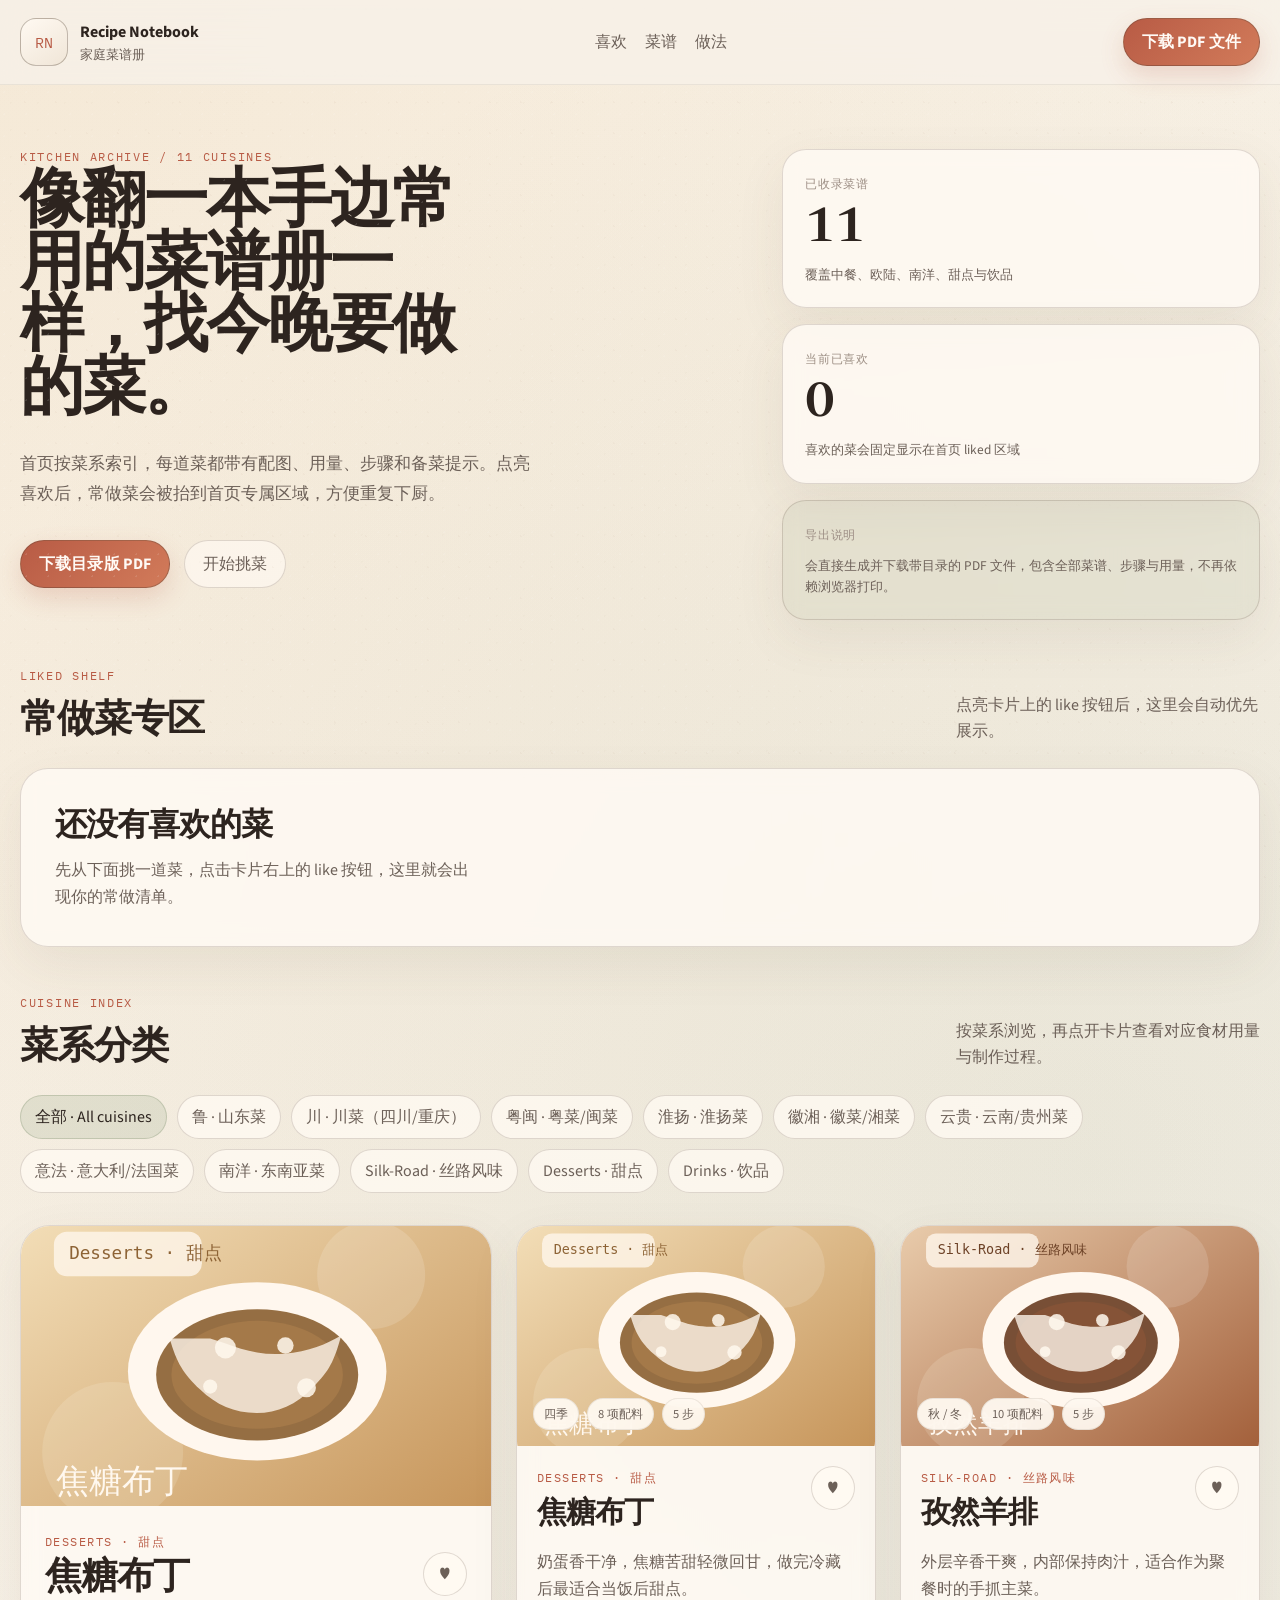
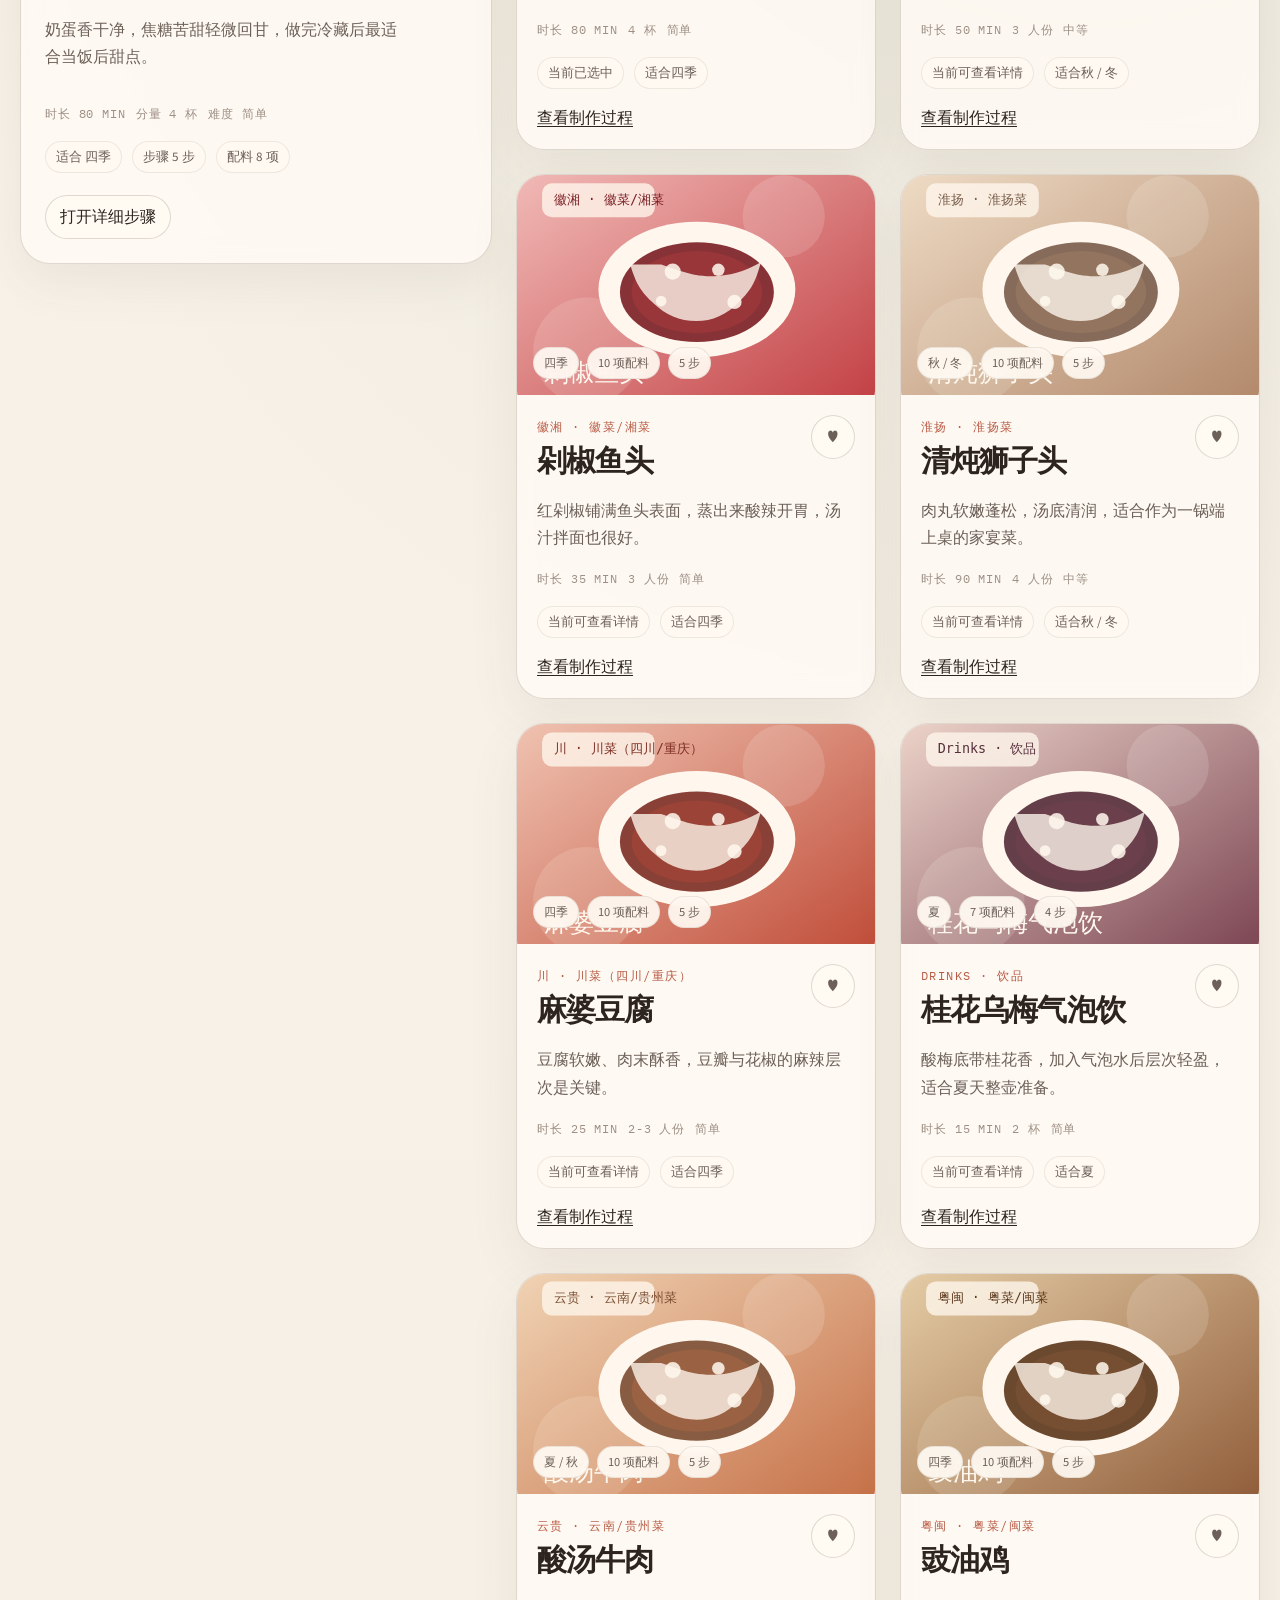
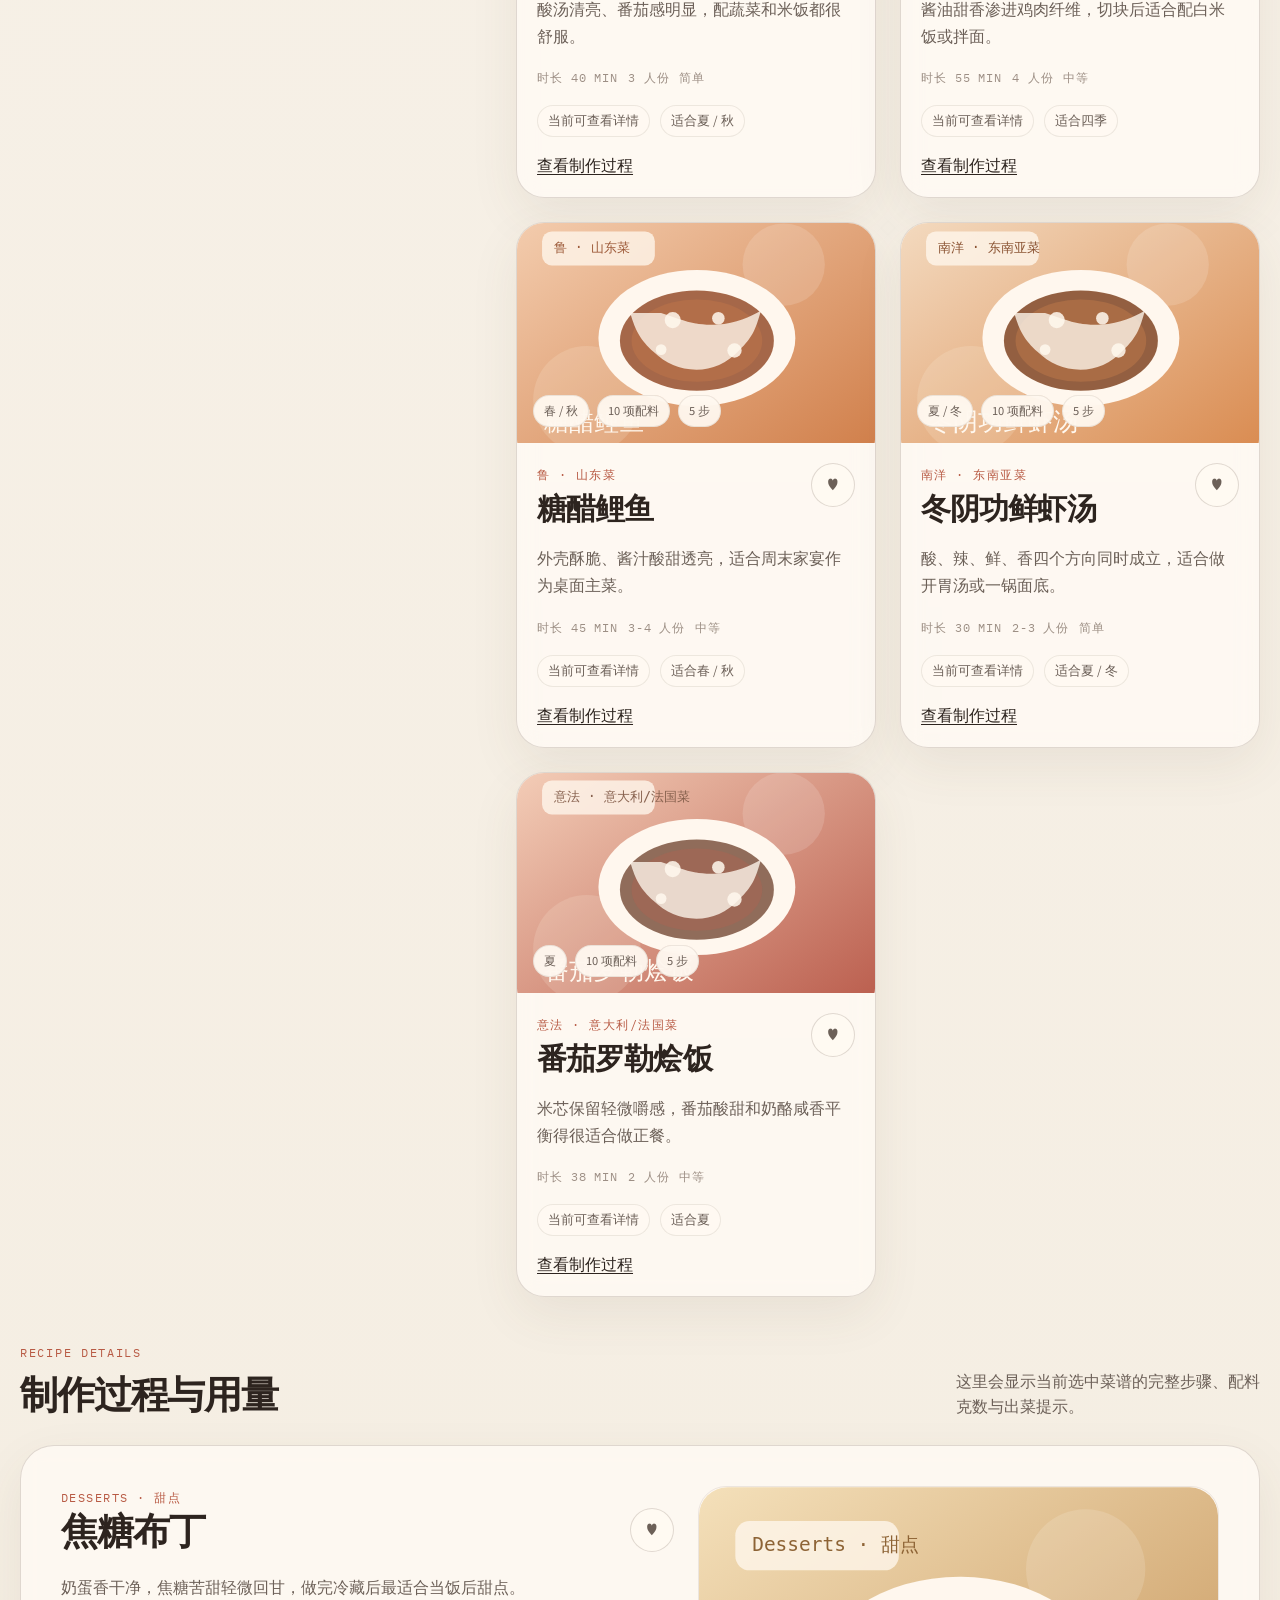
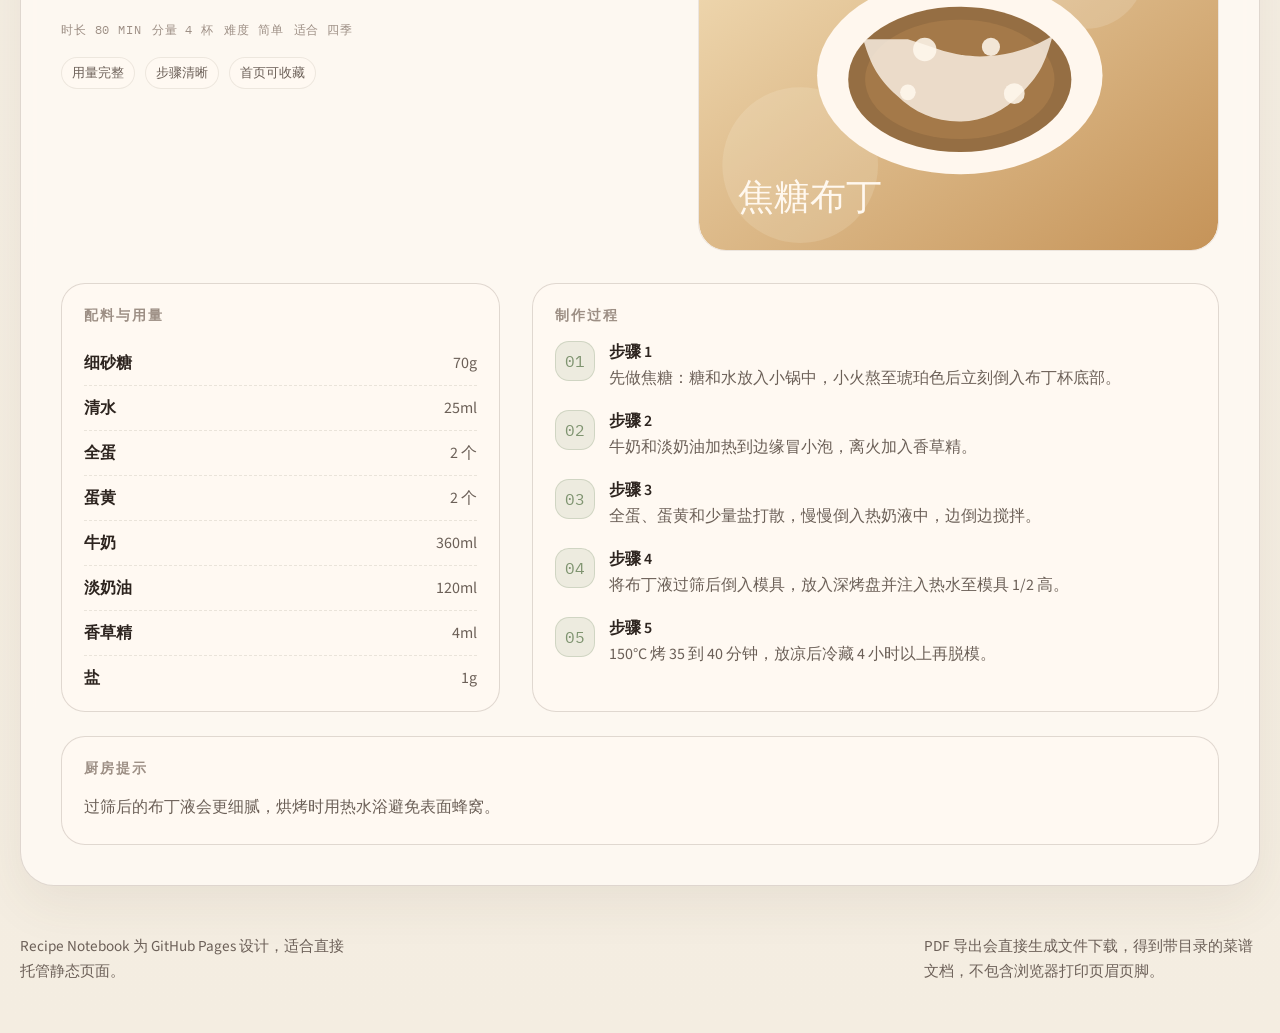
<file: index.html>
<!DOCTYPE html>
<html lang="zh-CN">
  <head>
    <meta charset="UTF-8" />
    <meta name="viewport" content="width=device-width, initial-scale=1.0" />
    <title>Recipe Notebook | 家庭菜谱册</title>
    <meta
      name="description"
      content="按菜系整理的家庭菜谱册，支持收藏常做菜，并可一键导出带目录的 PDF 菜谱。"
    />
    <link rel="preconnect" href="https://fonts.googleapis.com" />
    <link rel="preconnect" href="https://fonts.gstatic.com" crossorigin />
    <link
      href="https://fonts.googleapis.com/css2?family=IBM+Plex+Mono:wght@400;500&family=Newsreader:opsz,wght@6..72,400;500;600;700&family=Source+Sans+3:wght@400;500;600;700&display=swap"
      rel="stylesheet"
    />
    <link rel="stylesheet" href="./styles.css?v=20260312c" />
  </head>
  <body>
    <div class="grain" aria-hidden="true"></div>
    <header class="topbar">
      <div class="topbar__inner shell">
        <a class="brand" href="#home" aria-label="Recipe Notebook 首页">
          <span class="brand__mark">RN</span>
          <span class="brand__text">
            <strong>Recipe Notebook</strong>
            <small>家庭菜谱册</small>
          </span>
        </a>
        <nav class="topbar__nav" aria-label="主导航">
          <a href="#liked">喜欢</a>
          <a href="#catalog">菜谱</a>
          <a href="#details">做法</a>
        </nav>
        <button class="export-button" id="exportPdfButton" type="button">
          下载 PDF 文件
        </button>
      </div>
    </header>

    <main id="home">
      <section class="hero shell">
        <div class="hero__intro">
          <p class="eyebrow">Kitchen archive / 11 cuisines</p>
          <h1>像翻一本手边常用的菜谱册一样，找今晚要做的菜。</h1>
          <p class="hero__body">
            首页按菜系索引，每道菜都带有配图、用量、步骤和备菜提示。点亮喜欢后，常做菜会被抬到首页专属区域，方便重复下厨。
          </p>
          <div class="hero__actions">
            <button class="hero__primary" id="heroExportButton" type="button">
              下载目录版 PDF
            </button>
            <a class="hero__secondary" href="#catalog">开始挑菜</a>
          </div>
        </div>
        <aside class="hero__board" aria-label="概览">
          <div class="board-card">
            <span>已收录菜谱</span>
            <strong id="recipeCount">11</strong>
            <small>覆盖中餐、欧陆、南洋、甜点与饮品</small>
          </div>
          <div class="board-card">
            <span>当前已喜欢</span>
            <strong id="likedCount">0</strong>
            <small>喜欢的菜会固定显示在首页 liked 区域</small>
          </div>
          <div class="board-card board-card--note">
            <span>导出说明</span>
            <small>
              会直接生成并下载带目录的 PDF 文件，包含全部菜谱、步骤与用量，不再依赖浏览器打印。
            </small>
          </div>
        </aside>
      </section>

      <section class="liked shell" id="liked">
        <div class="section-heading">
          <div>
            <p class="eyebrow">Liked shelf</p>
            <h2>常做菜专区</h2>
          </div>
          <p class="section-heading__note">
            点亮卡片上的 like 按钮后，这里会自动优先展示。
          </p>
        </div>
        <div class="liked__grid" id="likedGrid" aria-live="polite"></div>
      </section>

      <section class="catalog shell" id="catalog">
        <div class="section-heading">
          <div>
            <p class="eyebrow">Cuisine index</p>
            <h2>菜系分类</h2>
          </div>
          <p class="section-heading__note">
            按菜系浏览，再点开卡片查看对应食材用量与制作过程。
          </p>
        </div>

        <div class="filters" id="categoryFilters" aria-label="菜系筛选"></div>

        <div class="catalog__layout">
          <div class="catalog__spotlight" id="spotlightCard"></div>
          <div class="catalog__grid" id="recipeGrid" aria-live="polite"></div>
        </div>
      </section>

      <section class="details shell" id="details">
        <div class="section-heading">
          <div>
            <p class="eyebrow">Recipe details</p>
            <h2>制作过程与用量</h2>
          </div>
          <p class="section-heading__note">
            这里会显示当前选中菜谱的完整步骤、配料克数与出菜提示。
          </p>
        </div>
        <article class="recipe-sheet" id="recipeSheet" aria-live="polite"></article>
      </section>
    </main>

    <footer class="footer shell">
      <p>Recipe Notebook 为 GitHub Pages 设计，适合直接托管静态页面。</p>
      <p>
        PDF 导出会直接生成文件下载，得到带目录的菜谱文档，不包含浏览器打印页眉页脚。
      </p>
    </footer>

    <template id="emptyLikedTemplate">
      <div class="empty-state">
        <h3>还没有喜欢的菜</h3>
        <p>先从下面挑一道菜，点击卡片右上的 like 按钮，这里就会出现你的常做清单。</p>
      </div>
    </template>

    <script src="./recipe-data.js?v=20260312e"></script>
    <script src="./vendor/pdf-lib.min.js?v=20260312e"></script>
    <script src="./vendor/fontkit.umd.min.js?v=20260312e"></script>
    <script src="./script.js?v=20260312e"></script>
  </body>
</html>
</file>
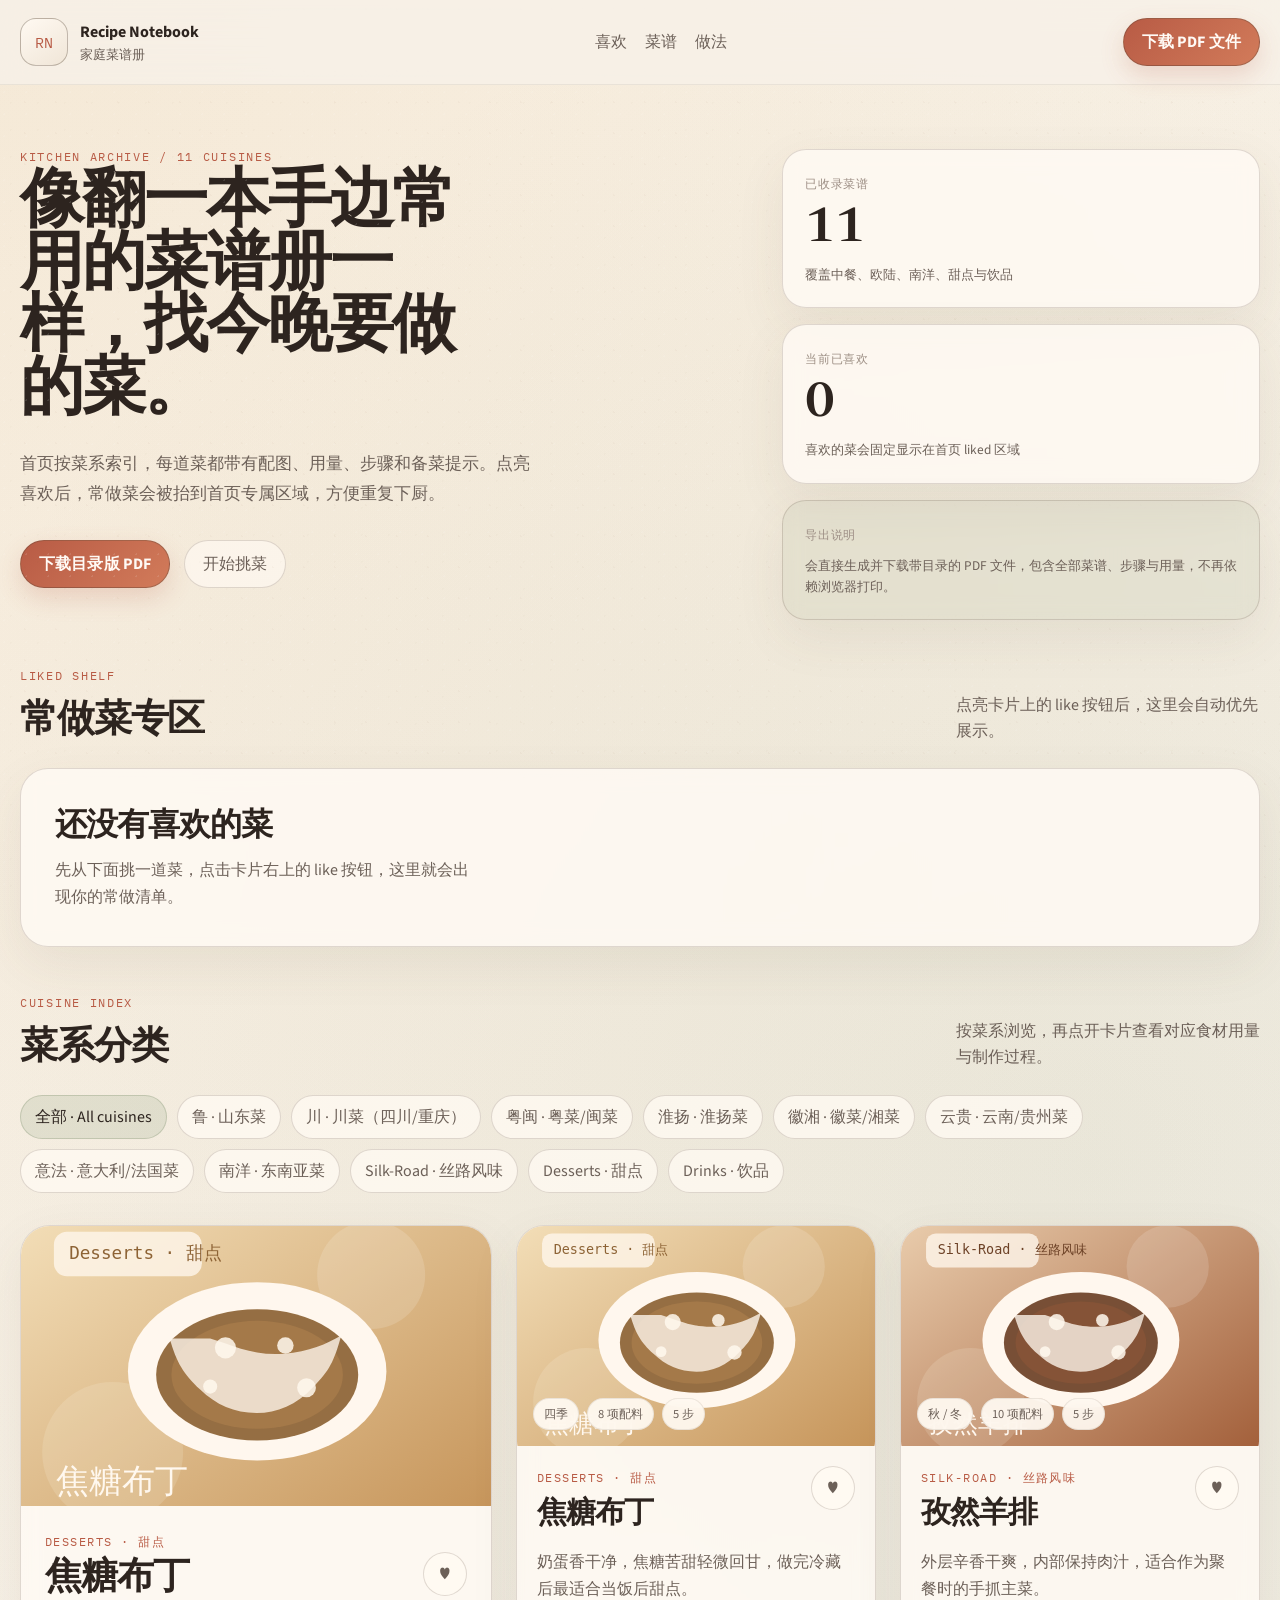
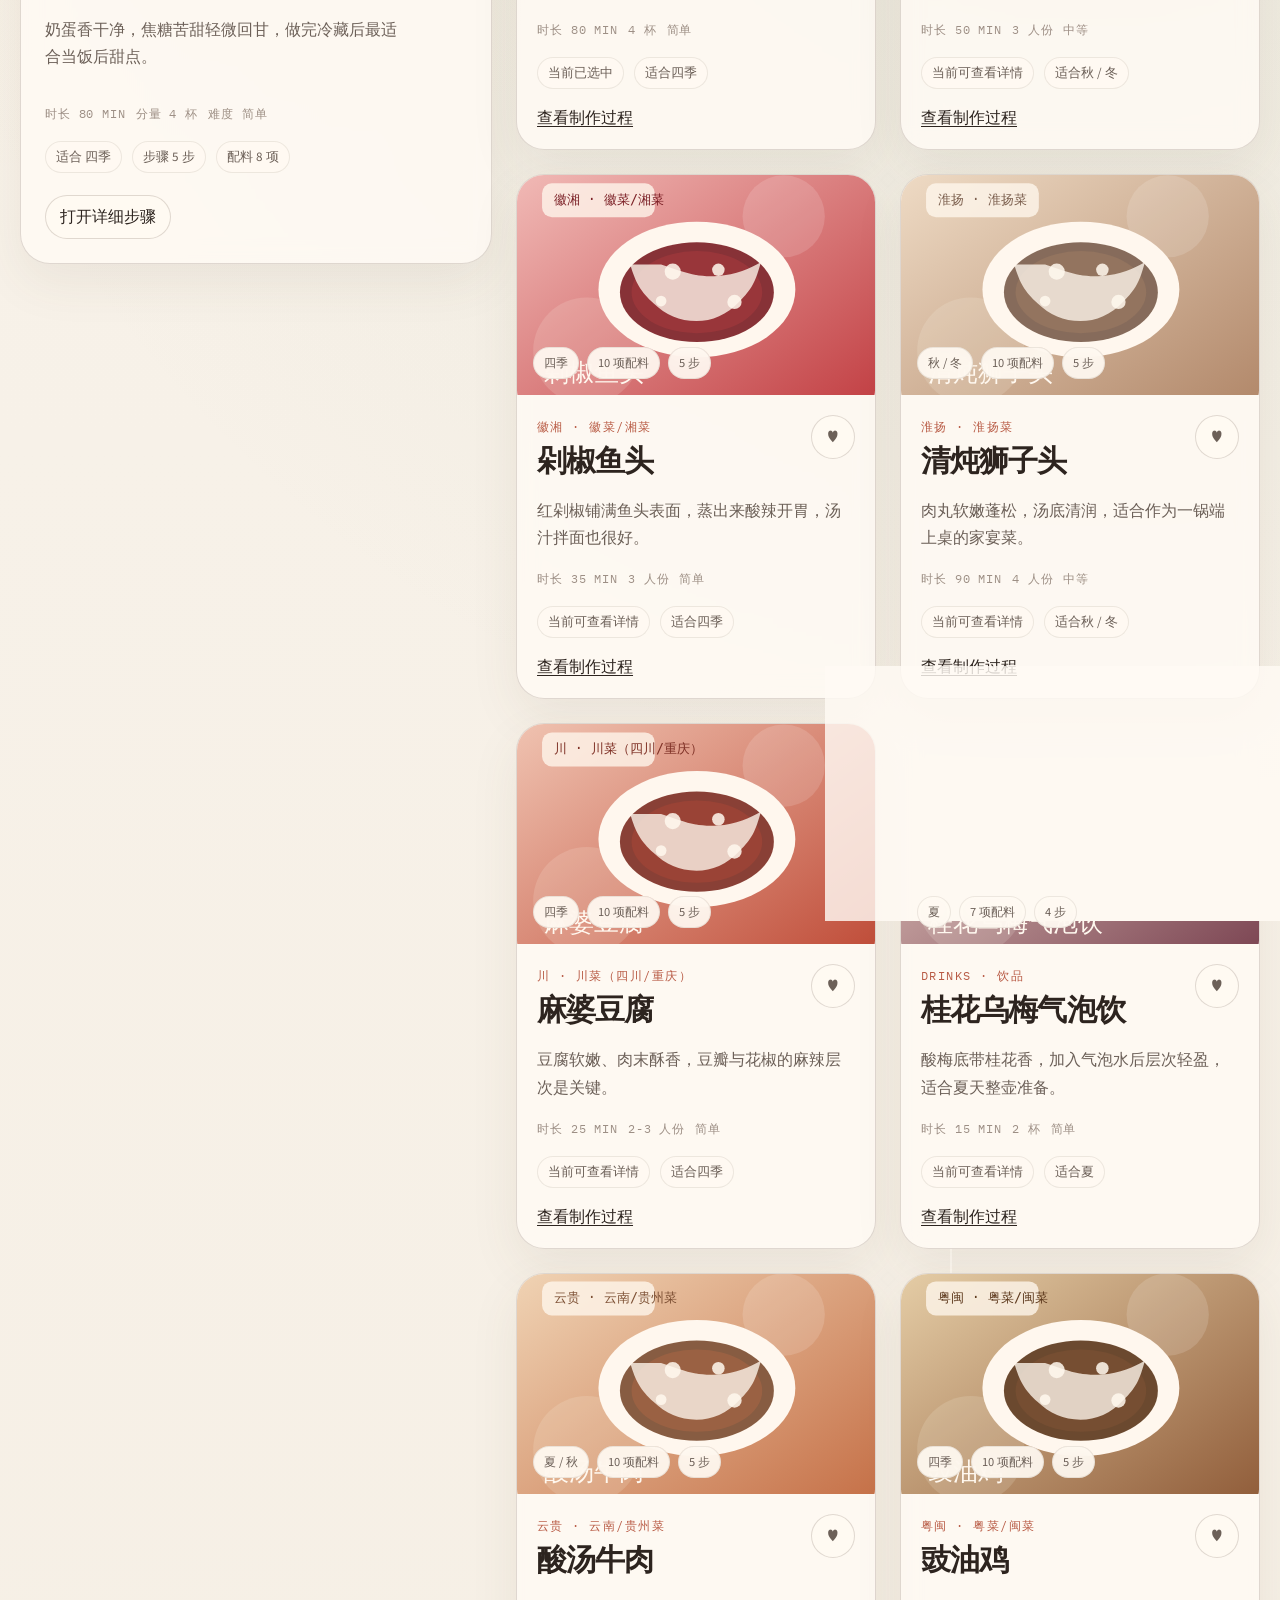
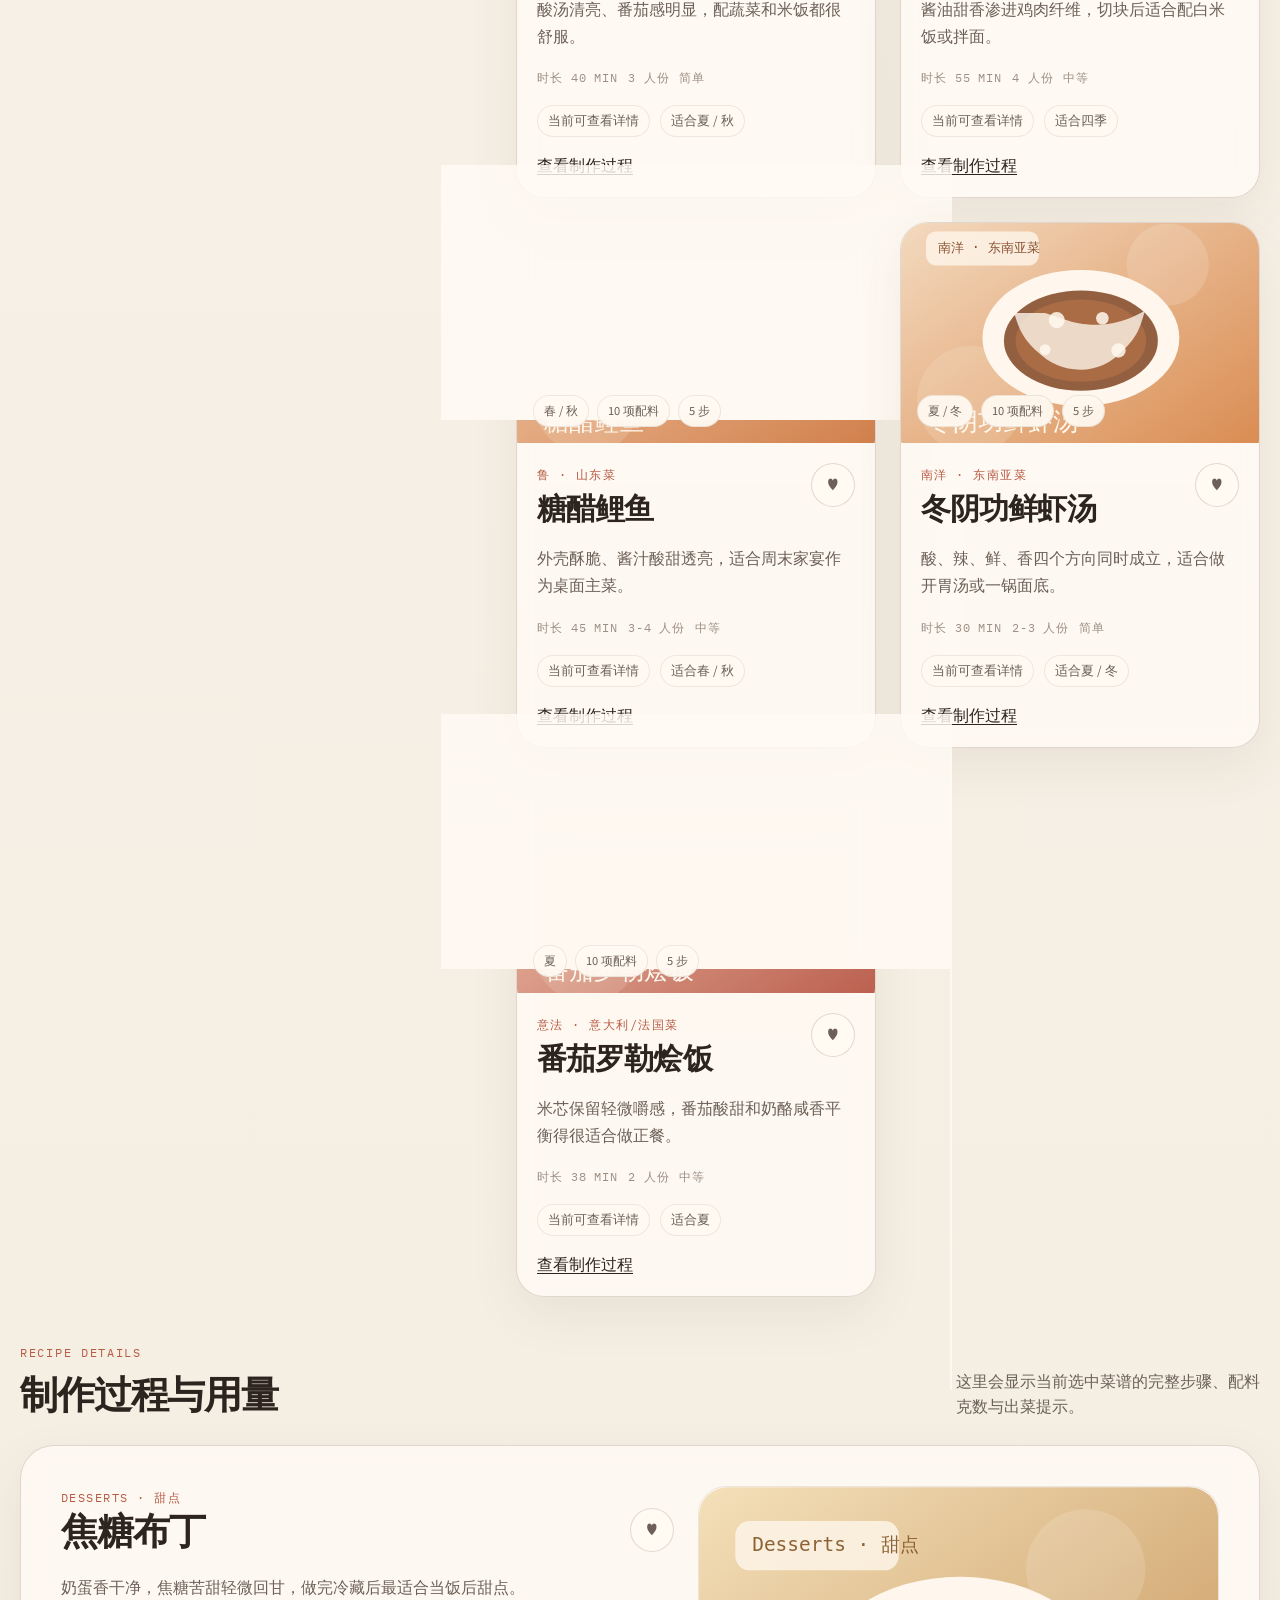
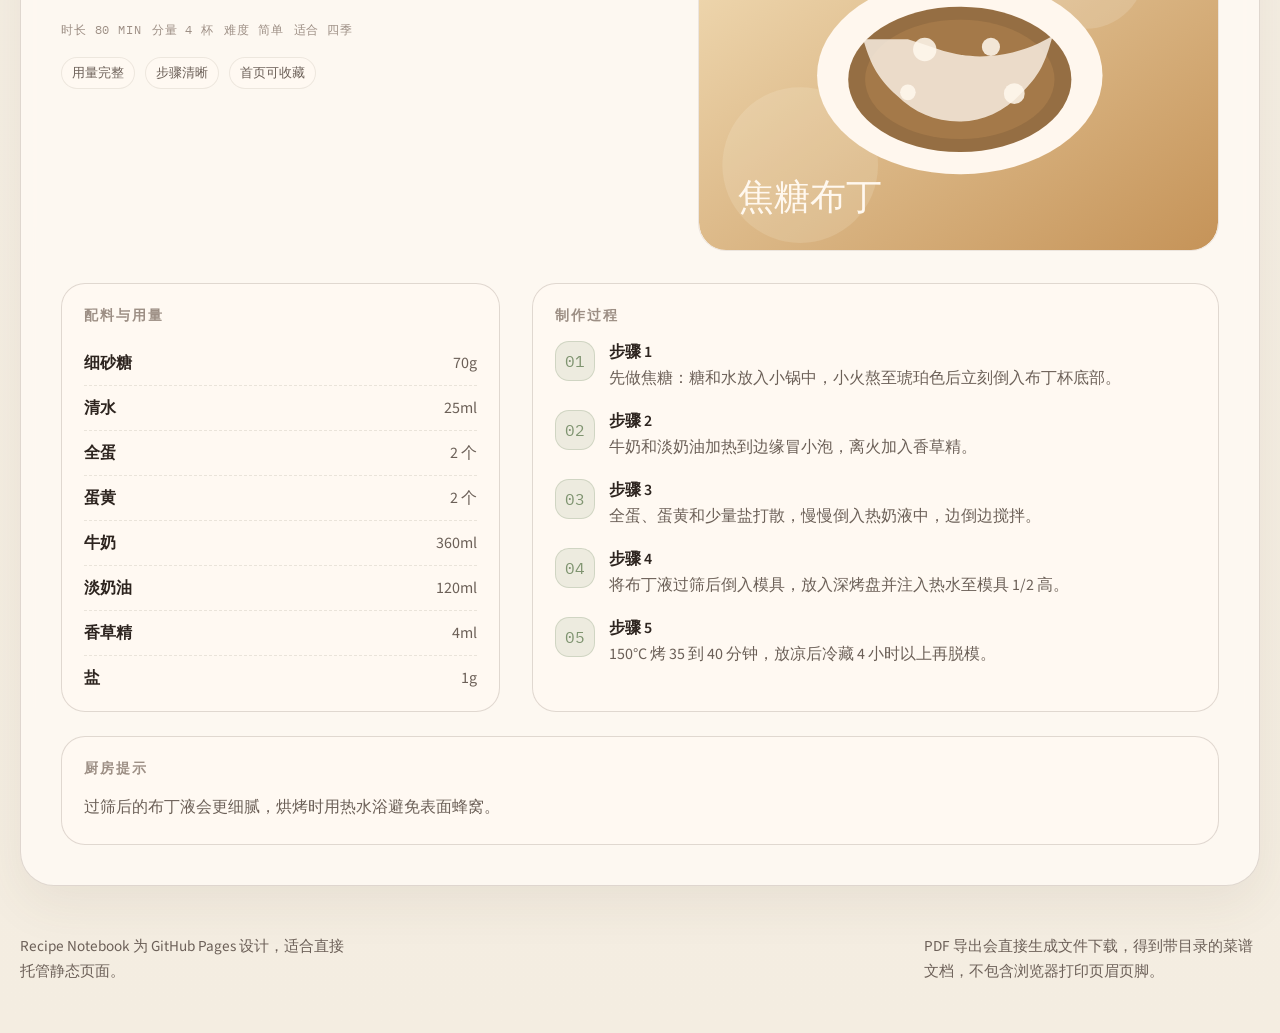
<file: print.html>
<!DOCTYPE html>
<html lang="zh-CN">
  <head>
    <meta charset="UTF-8" />
    <meta name="viewport" content="width=device-width, initial-scale=1.0" />
    <title>Recipe Notebook</title>
    <meta http-equiv="refresh" content="0; url=./" />
    <script>
      window.location.replace("./");
    </script>
  </head>
  <body>
    <p>正在返回首页… 如果没有自动跳转，请<a href="./">点击这里</a>。</p>
  </body>
</html>
</file>
<file: styles.css>
:root {
  color-scheme: light;
  --paper: #f7f1e8;
  --paper-deep: #efe5d6;
  --card: rgba(255, 251, 245, 0.82);
  --pin: #fffaf2;
  --ink: #2d241f;
  --ink-soft: #6c6058;
  --ink-faint: #9d8f85;
  --line: rgba(82, 64, 51, 0.18);
  --line-strong: rgba(82, 64, 51, 0.34);
  --sage: #7f9470;
  --tomato: #b85b45;
  --broth: #c28a57;
  --berry: #8f3d4e;
  --sun: #d7a75b;
  --shadow: 0 18px 50px rgba(94, 73, 52, 0.08);
  --radius-sm: 14px;
  --radius-md: 24px;
  --radius-lg: 36px;
  --space-1: 8px;
  --space-2: 16px;
  --space-3: 24px;
  --space-4: 32px;
  --space-5: 48px;
  --space-6: 64px;
  --max-shell: 1240px;
}

* {
  box-sizing: border-box;
}

html {
  scroll-behavior: smooth;
}

body {
  margin: 0;
  font-family: "Source Sans 3", sans-serif;
  color: var(--ink);
  background:
    radial-gradient(circle at top left, rgba(215, 167, 91, 0.14), transparent 30%),
    radial-gradient(circle at 85% 20%, rgba(127, 148, 112, 0.12), transparent 26%),
    linear-gradient(180deg, #faf4eb 0%, var(--paper) 35%, #f4ede1 100%);
  min-height: 100vh;
}

img {
  display: block;
  max-width: 100%;
}

button,
a {
  -webkit-tap-highlight-color: transparent;
}

button {
  font: inherit;
}

.grain {
  position: fixed;
  inset: 0;
  pointer-events: none;
  opacity: 0.22;
  background-image:
    radial-gradient(circle at 20% 20%, rgba(255, 255, 255, 0.5) 0 1px, transparent 1px),
    radial-gradient(circle at 80% 30%, rgba(130, 96, 59, 0.14) 0 1px, transparent 1px),
    radial-gradient(circle at 40% 80%, rgba(130, 96, 59, 0.09) 0 1px, transparent 1px);
  background-size: 22px 22px, 31px 31px, 27px 27px;
}

.shell {
  width: min(calc(100% - 32px), var(--max-shell));
  margin: 0 auto;
}

.topbar {
  position: sticky;
  top: 0;
  z-index: 50;
  backdrop-filter: blur(18px);
  background: rgba(247, 241, 232, 0.82);
  border-bottom: 1px solid rgba(82, 64, 51, 0.08);
}

.topbar__inner {
  display: flex;
  align-items: center;
  justify-content: space-between;
  gap: var(--space-2);
  min-height: 84px;
}

.brand {
  display: inline-flex;
  align-items: center;
  gap: 12px;
  text-decoration: none;
  color: inherit;
}

.brand__mark {
  display: inline-grid;
  place-items: center;
  width: 48px;
  height: 48px;
  border-radius: 16px;
  border: 1px solid var(--line-strong);
  background: linear-gradient(145deg, rgba(255, 250, 242, 0.95), rgba(239, 229, 214, 0.95));
  font-family: "IBM Plex Mono", monospace;
  font-size: 0.95rem;
  color: var(--tomato);
}

.brand__text {
  display: grid;
  gap: 2px;
}

.brand__text strong {
  font-size: 1rem;
  font-weight: 700;
}

.brand__text small {
  color: var(--ink-soft);
  font-size: 0.84rem;
}

.topbar__nav {
  display: inline-flex;
  align-items: center;
  gap: 18px;
}

.topbar__nav a,
.hero__secondary {
  color: var(--ink-soft);
  text-decoration: none;
  transition: color 180ms ease, border-color 180ms ease, background-color 180ms ease;
}

.topbar__nav a:hover,
.topbar__nav a:focus-visible,
.hero__secondary:hover,
.hero__secondary:focus-visible {
  color: var(--ink);
}

.export-button,
.hero__primary,
.hero__secondary,
.filter-chip,
.recipe-card__like,
.spotlight__like,
.sheet__like {
  cursor: pointer;
}

.export-button,
.hero__primary {
  border: 1px solid var(--line-strong);
  background: linear-gradient(135deg, var(--tomato), #d27b5a);
  color: #fffaf5;
  padding: 12px 18px;
  border-radius: 999px;
  font-weight: 700;
  letter-spacing: 0.01em;
  transition: transform 180ms ease, box-shadow 180ms ease, opacity 180ms ease;
  box-shadow: 0 10px 24px rgba(184, 91, 69, 0.2);
}

.export-button:hover,
.export-button:focus-visible,
.hero__primary:hover,
.hero__primary:focus-visible {
  transform: translateY(-1px);
  opacity: 0.95;
}

.hero__secondary {
  display: inline-flex;
  align-items: center;
  justify-content: center;
  padding: 12px 18px;
  border: 1px solid var(--line);
  border-radius: 999px;
  background: rgba(255, 250, 242, 0.68);
}

.hero {
  display: grid;
  grid-template-columns: 1.45fr 0.95fr;
  gap: var(--space-4);
  padding: var(--space-6) 0 var(--space-5);
}

.eyebrow {
  margin: 0 0 10px;
  color: var(--tomato);
  text-transform: uppercase;
  letter-spacing: 0.14em;
  font-size: 0.76rem;
  font-family: "IBM Plex Mono", monospace;
}

.hero h1,
.section-heading h2,
.empty-state h3,
.sheet__title h3,
.recipe-card h3,
.spotlight h3,
.print-page h1,
.print-section h2,
.print-recipe h3 {
  font-family: "Newsreader", serif;
  letter-spacing: -0.03em;
}

.hero h1 {
  margin: 0;
  font-size: clamp(2.8rem, 5vw, 5.3rem);
  line-height: 0.98;
  max-width: 11ch;
}

.hero__body {
  max-width: 58ch;
  color: var(--ink-soft);
  font-size: 1.08rem;
  line-height: 1.72;
  margin: var(--space-3) 0 0;
}

.hero__actions {
  display: flex;
  flex-wrap: wrap;
  gap: 14px;
  margin-top: var(--space-4);
}

.hero__board {
  display: grid;
  gap: var(--space-2);
  align-content: start;
}

.board-card,
.recipe-card,
.spotlight,
.recipe-sheet,
.empty-state,
.liked-card {
  border: 1px solid var(--line);
  background: var(--card);
  box-shadow: var(--shadow);
  backdrop-filter: blur(10px);
}

.board-card {
  padding: 22px;
  border-radius: 24px;
}

.board-card span,
.sheet__meta span,
.recipe-card__meta span,
.spotlight__meta span,
.print-meta span {
  display: inline-flex;
  align-items: center;
  gap: 8px;
  font-family: "IBM Plex Mono", monospace;
  font-size: 0.78rem;
  color: var(--ink-faint);
  text-transform: uppercase;
  letter-spacing: 0.07em;
}

.board-card strong {
  display: block;
  margin-top: 12px;
  font-size: clamp(2rem, 4vw, 3rem);
  font-family: "Newsreader", serif;
  font-weight: 600;
}

.board-card small {
  display: block;
  color: var(--ink-soft);
  line-height: 1.6;
  margin-top: 10px;
}

.board-card--note {
  background: rgba(127, 148, 112, 0.1);
}

.liked,
.catalog,
.details {
  padding-bottom: var(--space-5);
}

.section-heading {
  display: flex;
  align-items: end;
  justify-content: space-between;
  gap: var(--space-3);
  margin-bottom: var(--space-3);
}

.section-heading h2 {
  margin: 0;
  font-size: clamp(2rem, 3vw, 3rem);
}

.section-heading__note {
  margin: 0;
  max-width: 38ch;
  color: var(--ink-soft);
  line-height: 1.6;
}

.liked__grid {
  display: grid;
  grid-template-columns: repeat(3, minmax(0, 1fr));
  gap: var(--space-3);
}

.empty-state {
  grid-column: 1 / -1;
  padding: 34px;
  border-radius: 28px;
}

.empty-state h3 {
  margin: 0 0 10px;
  font-size: 2rem;
}

.empty-state p {
  margin: 0;
  color: var(--ink-soft);
  line-height: 1.7;
  max-width: 52ch;
}

.liked-card {
  display: grid;
  grid-template-columns: 132px 1fr;
  gap: var(--space-2);
  padding: 16px;
  border-radius: 28px;
}

.liked-card img {
  width: 100%;
  height: 132px;
  object-fit: cover;
  border-radius: 22px;
  border: 1px solid rgba(82, 64, 51, 0.08);
}

.liked-card__body {
  display: grid;
  gap: 8px;
  align-content: start;
}

.liked-card__body h3 {
  margin: 0;
  font-size: 1.7rem;
}

.liked-card__body p {
  margin: 0;
  color: var(--ink-soft);
  line-height: 1.55;
}

.liked-card__meta {
  display: flex;
  flex-wrap: wrap;
  gap: 10px;
}

.liked-card__meta span,
.tag {
  display: inline-flex;
  align-items: center;
  padding: 6px 10px;
  border-radius: 999px;
  background: rgba(255, 250, 242, 0.92);
  border: 1px solid rgba(82, 64, 51, 0.1);
  font-size: 0.82rem;
  color: var(--ink-soft);
}

.filters {
  display: flex;
  flex-wrap: wrap;
  gap: 10px;
  margin-bottom: var(--space-4);
}

.filter-chip {
  padding: 10px 14px;
  border-radius: 999px;
  border: 1px solid var(--line);
  background: rgba(255, 250, 242, 0.78);
  color: var(--ink-soft);
  transition: border-color 180ms ease, background-color 180ms ease, color 180ms ease;
}

.filter-chip:hover,
.filter-chip:focus-visible {
  border-color: var(--line-strong);
  color: var(--ink);
}

.filter-chip.is-active {
  background: rgba(127, 148, 112, 0.16);
  color: var(--ink);
  border-color: rgba(127, 148, 112, 0.32);
}

.catalog__layout {
  display: grid;
  grid-template-columns: minmax(0, 0.92fr) minmax(0, 1.45fr);
  gap: var(--space-3);
}

.spotlight {
  position: sticky;
  top: 108px;
  align-self: start;
  overflow: hidden;
  border-radius: 30px;
}

.spotlight img {
  width: 100%;
  height: 280px;
  object-fit: cover;
}

.spotlight__body {
  padding: 24px;
}

.spotlight__title-row,
.sheet__title-row {
  display: flex;
  align-items: start;
  justify-content: space-between;
  gap: var(--space-2);
}

.spotlight h3,
.sheet__title h3 {
  margin: 0;
  font-size: 2.3rem;
}

.spotlight p,
.recipe-card p,
.sheet__intro,
.print-recipe p {
  color: var(--ink-soft);
  line-height: 1.7;
}

.spotlight__meta,
.recipe-card__meta,
.sheet__meta,
.print-meta {
  display: flex;
  flex-wrap: wrap;
  gap: 10px;
  margin-top: 18px;
}

.spotlight__tags,
.recipe-card__tags,
.sheet__tags {
  display: flex;
  flex-wrap: wrap;
  gap: 10px;
  margin-top: 18px;
}

.spotlight__actions {
  display: flex;
  gap: 12px;
  margin-top: 22px;
}

.spotlight__action,
.sheet__action {
  display: inline-flex;
  align-items: center;
  justify-content: center;
  padding: 10px 14px;
  border-radius: 999px;
  border: 1px solid var(--line);
  background: rgba(255, 250, 242, 0.72);
  color: var(--ink);
  text-decoration: none;
}

.recipe-card__like,
.spotlight__like,
.sheet__like {
  border: 1px solid var(--line);
  background: rgba(255, 250, 242, 0.78);
  color: var(--ink-soft);
  border-radius: 999px;
  min-width: 44px;
  height: 44px;
  padding: 0 14px;
  transition: border-color 180ms ease, color 180ms ease, background-color 180ms ease;
}

.recipe-card__like.is-liked,
.spotlight__like.is-liked,
.sheet__like.is-liked {
  background: rgba(184, 91, 69, 0.12);
  border-color: rgba(184, 91, 69, 0.26);
  color: var(--tomato);
}

.catalog__grid {
  display: grid;
  grid-template-columns: repeat(2, minmax(0, 1fr));
  gap: var(--space-3);
}

.recipe-card {
  overflow: hidden;
  border-radius: 28px;
  transition: transform 180ms ease, border-color 180ms ease;
}

.recipe-card:hover,
.recipe-card:focus-within {
  transform: translateY(-2px);
  border-color: var(--line-strong);
}

.recipe-card__image {
  position: relative;
}

.recipe-card__image img {
  width: 100%;
  height: 220px;
  object-fit: cover;
}

.recipe-card__pin {
  position: absolute;
  left: 16px;
  right: 16px;
  bottom: 16px;
  display: flex;
  flex-wrap: wrap;
  gap: 8px;
}

.pin-tag {
  display: inline-flex;
  align-items: center;
  padding: 6px 10px;
  border-radius: 999px;
  background: rgba(255, 250, 242, 0.92);
  border: 1px solid rgba(82, 64, 51, 0.1);
  font-size: 0.78rem;
  color: var(--ink-soft);
  backdrop-filter: blur(10px);
}

.recipe-card__body {
  padding: 20px;
}

.recipe-card__header {
  display: flex;
  justify-content: space-between;
  gap: var(--space-2);
}

.recipe-card__header button {
  flex-shrink: 0;
}

.recipe-card h3 {
  margin: 4px 0 0;
  font-size: 1.85rem;
}

.recipe-card__category {
  color: var(--tomato);
  font-family: "IBM Plex Mono", monospace;
  font-size: 0.76rem;
  text-transform: uppercase;
  letter-spacing: 0.12em;
}

.recipe-card__actions {
  display: flex;
  justify-content: space-between;
  gap: 12px;
  margin-top: 18px;
}

.recipe-card__button {
  border: 0;
  padding: 0;
  background: none;
  color: var(--ink);
  text-decoration: underline;
  text-underline-offset: 0.2em;
  cursor: pointer;
}

.recipe-sheet {
  border-radius: 34px;
  padding: clamp(22px, 4vw, 40px);
}

.sheet__header {
  display: grid;
  grid-template-columns: minmax(0, 0.94fr) minmax(280px, 0.8fr);
  gap: var(--space-3);
  align-items: start;
}

.sheet__visual img {
  width: 100%;
  height: 100%;
  min-height: 320px;
  object-fit: cover;
  border-radius: 28px;
  border: 1px solid rgba(82, 64, 51, 0.1);
}

.sheet__intro {
  margin: 18px 0 0;
  font-size: 1.02rem;
}

.sheet__grid {
  display: grid;
  grid-template-columns: minmax(0, 0.78fr) minmax(0, 1.22fr);
  gap: var(--space-4);
  margin-top: var(--space-4);
}

.sheet__panel {
  padding: 22px;
  border: 1px solid var(--line);
  border-radius: 24px;
  background: rgba(255, 250, 242, 0.68);
}

.sheet__panel h4,
.print-column h4 {
  margin: 0 0 16px;
  font-size: 0.88rem;
  text-transform: uppercase;
  letter-spacing: 0.14em;
  color: var(--ink-faint);
  font-family: "IBM Plex Mono", monospace;
}

.ingredients-list,
.step-list {
  margin: 0;
  padding: 0;
  list-style: none;
}

.ingredients-list li {
  display: grid;
  grid-template-columns: 1fr auto;
  gap: 12px;
  padding: 11px 0;
  border-bottom: 1px dashed rgba(82, 64, 51, 0.12);
}

.ingredients-list li:last-child {
  border-bottom: 0;
  padding-bottom: 0;
}

.ingredients-list strong,
.step-list strong {
  font-weight: 600;
}

.ingredients-list span,
.step-list p,
.sheet__note p,
.print-column li,
.print-column p {
  color: var(--ink-soft);
}

.step-list li {
  display: grid;
  grid-template-columns: 40px 1fr;
  gap: 14px;
  padding: 0 0 18px;
}

.step-index {
  display: inline-grid;
  place-items: center;
  width: 40px;
  height: 40px;
  border-radius: 14px;
  background: rgba(127, 148, 112, 0.14);
  border: 1px solid rgba(127, 148, 112, 0.26);
  font-family: "IBM Plex Mono", monospace;
  color: var(--sage);
}

.step-list p {
  margin: 2px 0 0;
  line-height: 1.68;
}

.sheet__note {
  margin-top: var(--space-3);
}

.sheet__note p {
  margin: 0;
  line-height: 1.7;
}

.footer {
  display: flex;
  justify-content: space-between;
  gap: var(--space-3);
  padding: 0 0 var(--space-5);
  color: var(--ink-soft);
  font-size: 0.95rem;
}

.footer p {
  margin: 0;
  max-width: 42ch;
  line-height: 1.7;
}

.print-root {
  color: #2d241f;
  background: #f7f1e8;
  font-family: "Source Sans 3", sans-serif;
}

.pdf-export-overlay {
  position: fixed;
  inset: 0;
  z-index: 100;
  display: grid;
  place-items: center;
  background: rgba(247, 241, 232, 0.82);
  backdrop-filter: blur(10px);
}

.pdf-export-overlay__panel {
  padding: 18px 22px;
  border-radius: 20px;
  border: 1px solid rgba(82, 64, 51, 0.16);
  background: rgba(255, 251, 245, 0.92);
  box-shadow: 0 18px 50px rgba(94, 73, 52, 0.08);
  color: #2d241f;
  text-align: center;
}

.pdf-export-overlay__panel strong {
  display: block;
  font-size: 1rem;
}

.pdf-export-overlay__panel span {
  display: block;
  margin-top: 8px;
  color: #6c6058;
  font-size: 0.95rem;
}

.print-page {
  width: 210mm;
  min-height: 297mm;
  margin: 0 auto;
  padding: 18mm 16mm;
  page-break-after: always;
  background: #f7f1e8;
}

.print-page:last-child {
  page-break-after: auto;
}

.print-cover {
  display: grid;
  align-content: space-between;
}

.print-cover__panel {
  padding: 22mm;
  border-radius: 10mm;
  border: 1px solid rgba(82, 64, 51, 0.18);
  background: rgba(255, 251, 245, 0.8);
}

.print-page h1 {
  margin: 0;
  font-size: 28pt;
}

.print-page__lede {
  margin: 10mm 0 0;
  max-width: 110mm;
  color: #6c6058;
  line-height: 1.7;
  font-size: 11.5pt;
}

.print-kicker,
.print-meta span {
  font-family: "IBM Plex Mono", monospace;
  letter-spacing: 0.12em;
  text-transform: uppercase;
  color: #8f3d4e;
  font-size: 8.5pt;
}

.print-section {
  padding: 12mm;
  border-radius: 8mm;
  border: 1px solid rgba(82, 64, 51, 0.16);
  background: rgba(255, 251, 245, 0.76);
}

.print-section h2,
.print-recipe h3 {
  margin: 0 0 8mm;
}

.print-toc {
  display: grid;
  grid-template-columns: repeat(2, minmax(0, 1fr));
  gap: 6mm 10mm;
  margin: 0;
  padding: 0;
  list-style: none;
}

.print-toc li {
  display: flex;
  justify-content: space-between;
  gap: 8px;
  padding-bottom: 4mm;
  border-bottom: 1px dashed rgba(82, 64, 51, 0.18);
  color: #6c6058;
}

.print-recipe {
  display: grid;
  grid-template-columns: 1.02fr 0.98fr;
  gap: 10mm;
  padding: 8mm 0 0;
  border-top: 1px solid rgba(82, 64, 51, 0.12);
}

.print-recipe:first-of-type {
  padding-top: 0;
  border-top: 0;
}

.print-recipe img {
  width: 100%;
  border-radius: 7mm;
  border: 1px solid rgba(82, 64, 51, 0.12);
  margin-bottom: 6mm;
}

.print-column ul,
.print-column ol {
  margin: 0;
  padding-left: 18px;
}

.print-column li {
  margin-bottom: 4mm;
  line-height: 1.6;
}

.print-page__footer {
  margin-top: 12mm;
  font-size: 9pt;
  color: #8b7b70;
}

@media (max-width: 1120px) {
  .hero,
  .catalog__layout,
  .sheet__header,
  .sheet__grid,
  .liked__grid {
    grid-template-columns: 1fr;
  }

  .spotlight {
    position: static;
  }
}

@media (max-width: 820px) {
  .topbar__inner,
  .section-heading,
  .footer {
    flex-direction: column;
    align-items: start;
  }

  .topbar__nav {
    width: 100%;
    justify-content: space-between;
  }

  .catalog__grid {
    grid-template-columns: 1fr;
  }

  .liked-card {
    grid-template-columns: 1fr;
  }

  .liked-card img {
    height: 220px;
  }
}

@media (max-width: 640px) {
  .shell {
    width: min(calc(100% - 20px), var(--max-shell));
  }

  .topbar__inner {
    min-height: auto;
    padding: 14px 0 18px;
  }

  .export-button,
  .hero__primary,
  .hero__secondary {
    width: 100%;
  }

  .hero {
    padding-top: var(--space-5);
  }

  .hero h1 {
    max-width: 12ch;
  }

  .spotlight img,
  .recipe-card__image img,
  .sheet__visual img {
    height: auto;
    min-height: 240px;
  }
}

@media (prefers-reduced-motion: reduce) {
  html {
    scroll-behavior: auto;
  }

  *,
  *::before,
  *::after {
    animation: none !important;
    transition: none !important;
  }
}

@media print {
  body {
    background: #f7f1e8;
  }

  .print-page {
    margin: 0;
    width: auto;
    min-height: auto;
    padding: 16mm 14mm;
  }
}
</file>
